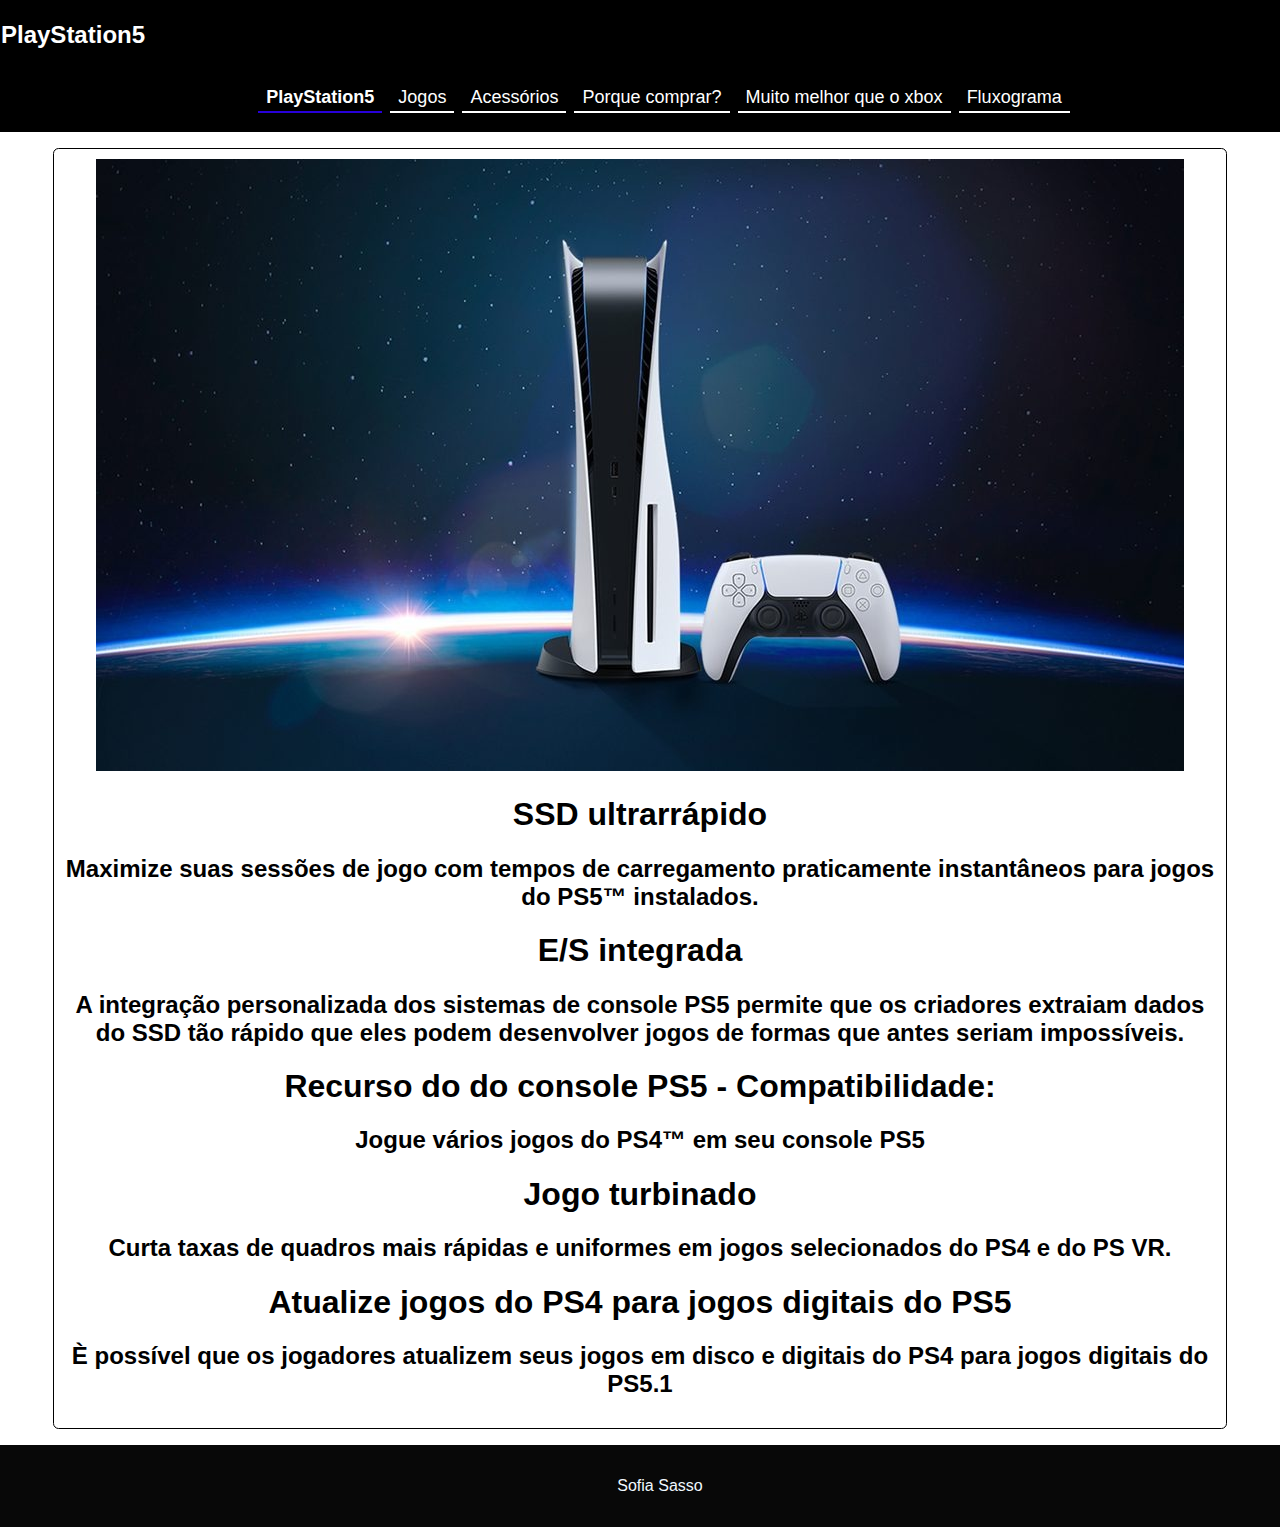
<file: index.html>
<!DOCTYPE html>
<html lang="en">
<head>
    <meta charset="UTF-8">
    <meta http-equiv="X-UA-Compatible" content="IE=edge">
    <meta name="viewport" content="width=device-width, initial-scale=1.0">
    
    <title>PlayStation5</title>
    <link rel="stylesheet" href="index.css">
    <link rel="shortcut icon" href="./ibages/logo.png" type="image/x-icon">
</head>
<body>
    <header>
        <h2>PlayStation5</h2>
    </header>
    <nav>
        <ul>
            <li><a class="active" href="index.html">PlayStation5</a></li>
            <li><a href="Jogos.html">Jogos</a></li>
            <li><a href="acess.html">Acessórios</a></li>
            <li><a href="argumentos.html">Porque comprar?</a></li>
            <li><a href="xbox.html">Muito melhor que o xbox</a></li>
            <li><a href="fluxo.html">Fluxograma</a></li>
        </ul>
    </nav>

    <div class="container">
        <div class="">
            <div class="meiuca">
                <img src="./ibages/2.jpeg" alt="PS5">
            </div>
            <div class="meiuca">
                <p><h1>SSD ultrarrápido</h1></p>
                <p><h2>Maximize suas sessões de jogo com tempos de carregamento praticamente instantâneos para jogos do PS5™ instalados.</h2></p>
                <p><h1>E/S integrada</h1></p>
                <p><h2>A integração personalizada dos sistemas de console PS5 permite que os criadores extraiam dados do SSD tão rápido que eles podem desenvolver jogos de formas que antes seriam impossíveis.</h2></p></h2></p>
                <p><h1>  Recurso do do console PS5 - Compatibilidade: </h1></p>
                <p><h2>Jogue vários jogos do PS4™ em seu console PS5</h2></p>
                <p><h1>Jogo turbinado</h1></p>
                <p><h2>Curta taxas de quadros mais rápidas e uniformes em jogos selecionados do PS4 e do PS VR.</h2></p>
                <p><h1>Atualize jogos do PS4 para jogos digitais do PS5</h1></p>
                <p><h2>È possível que os jogadores atualizem seus jogos em disco e digitais do PS4 para jogos digitais do PS5.1</h2></p>
            </div>
        </div>
        </div>
    <footer>
            <ul>
                <li>Sofia Sasso</li>
                
            </ul>
    </footer>
    </body>
    </html>
</file>
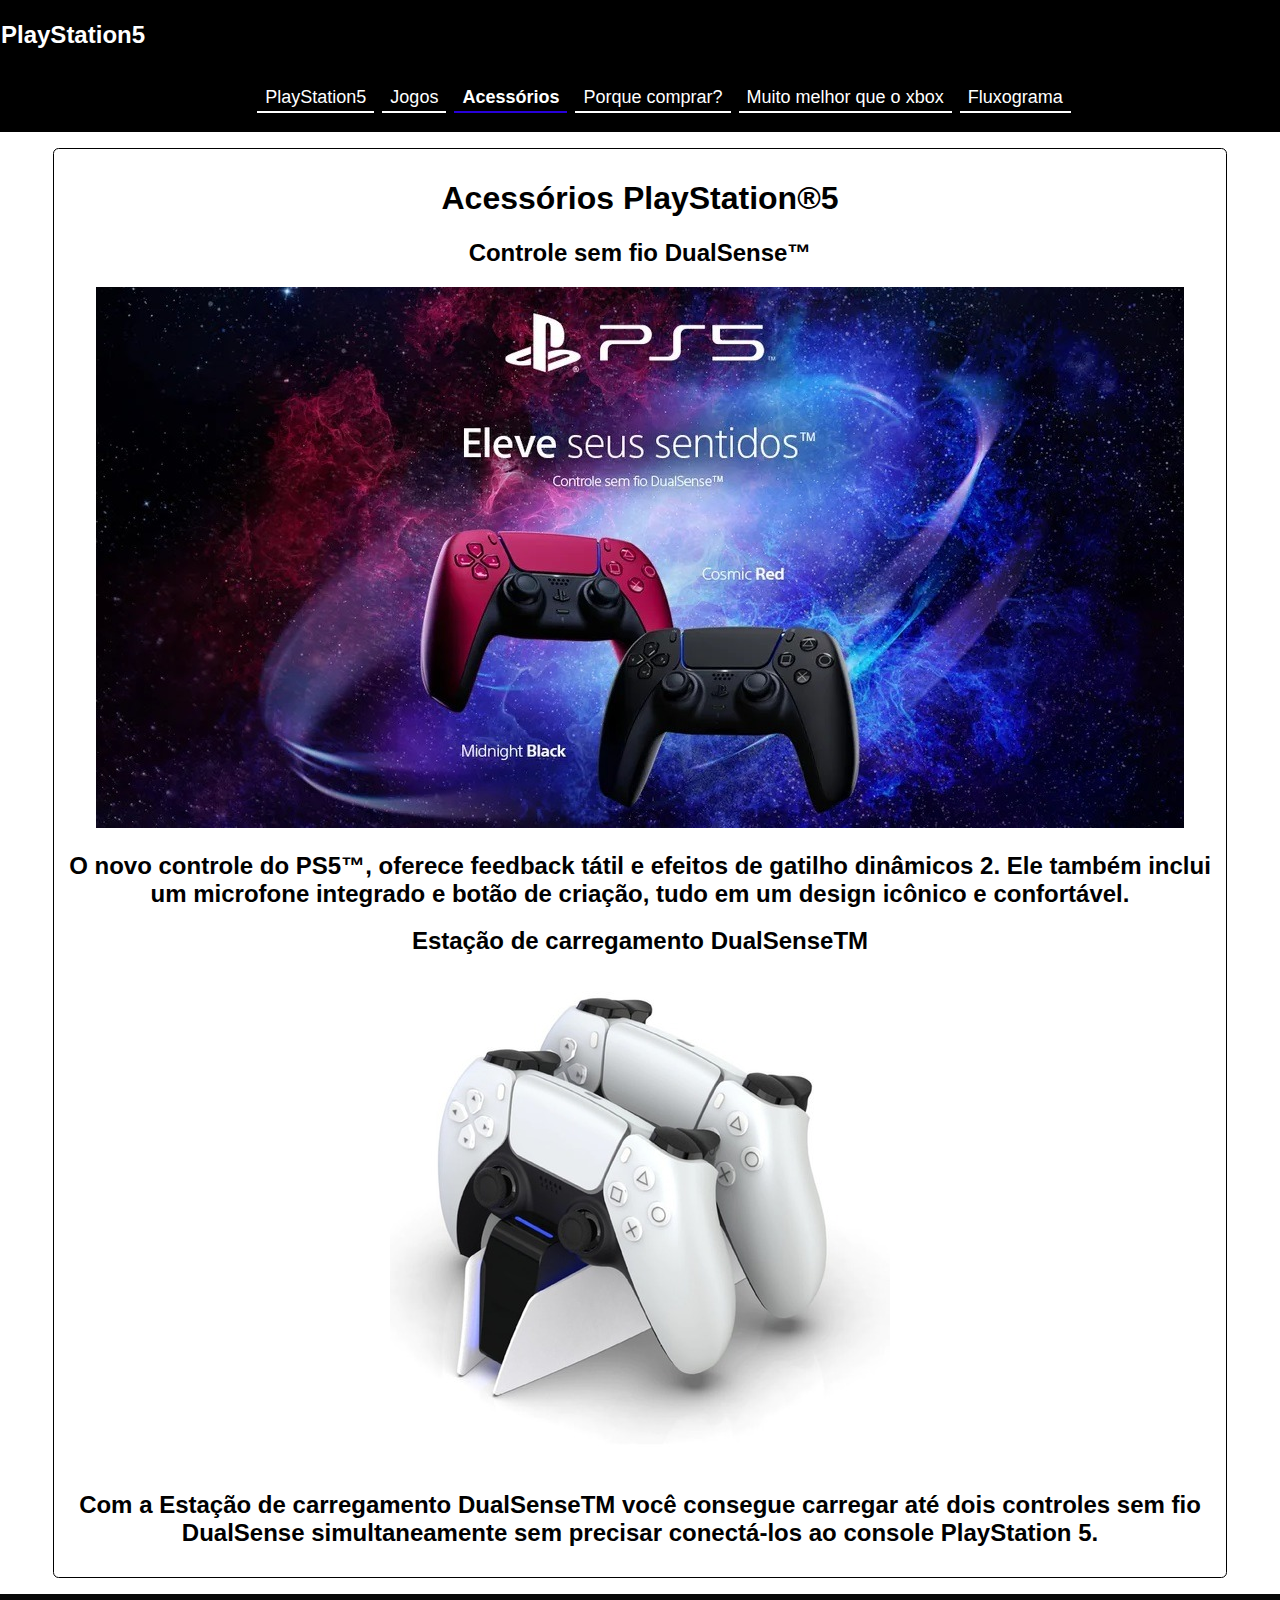
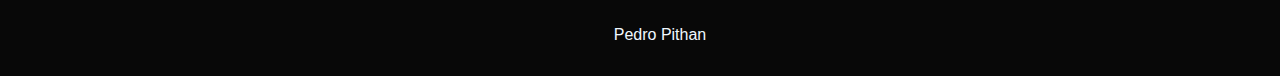
<file: acess.html>
<!DOCTYPE html>
<html lang="en">
<head>
    <meta charset="UTF-8">
    <meta http-equiv="X-UA-Compatible" content="IE=edge">
    <meta name="viewport" content="width=device-width, initial-scale=1.0">
    
    <title>PlayStation5</title>
    <link rel="stylesheet" href="index.css">
    <link rel="shortcut icon" href="./ibages/logo.png" type="image/x-icon">
</head>
<body>
    <header>
        <h2>PlayStation5</h2>
    </header>
    <nav>
        <ul>
            <li><a href="index.html">PlayStation5</a></li>
            <li><a href="Jogos.html">Jogos</a></li>
            <li><a class="active" href="acess.html">Acessórios</a></li>
            <li><a href="argumentos.html">Porque comprar?</a></li>
            <li><a href="xbox.html">Muito melhor que o xbox</a></li>
            <li><a href="fluxo.html">Fluxograma</a></li>
        </ul>
    </nav>
    <div class="container">
    <h1 class="meiuca">Acessórios PlayStation®5</h1>

    <h2 class="meiuca">Controle sem fio DualSense™</h2>
    <div class="meiuca">
        <img src="./ibages/8.jpg" alt="controles">
    </div>
    <h2 class="meiuca">O novo controle do PS5™, oferece feedback tátil e efeitos de gatilho dinâmicos 2. Ele também inclui um microfone integrado e botão de criação, tudo em um design icônico e confortável. </h2>

    <h2 class="meiuca">Estação de carregamento DualSenseTM</h2>
    <div class="meiuca">
        <img src="./ibages/9.jpg" alt="Estação de carregamento DualSenseTM">
    </div>
    <h2 class="meiuca">Com a Estação de carregamento DualSenseTM você consegue carregar até dois controles sem fio DualSense simultaneamente sem precisar conectá-los ao console PlayStation 5.
    </h2>
    
</div>
<footer>
        <ul>
            <li>Pedro Pithan</li>
            
        </ul>
    </footer>
</body>
</html>
</file>
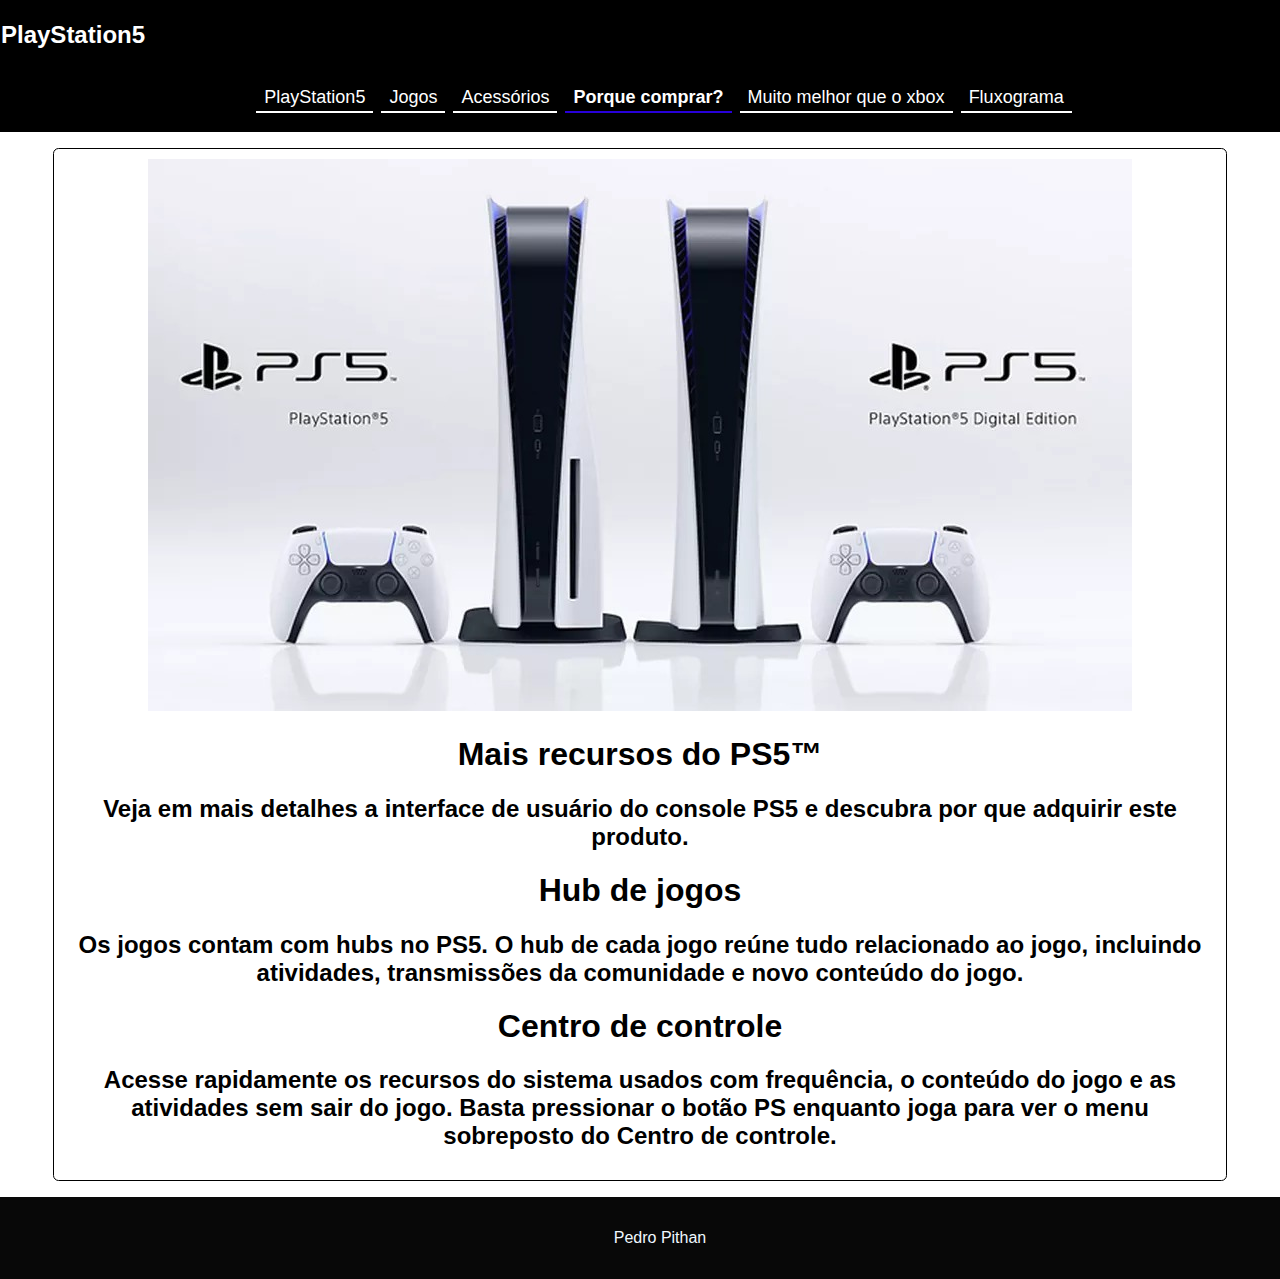
<file: argumentos.html>
<!DOCTYPE html>
<html lang="en">
<head>
    <meta charset="UTF-8">
    <meta http-equiv="X-UA-Compatible" content="IE=edge">
    <meta name="viewport" content="width=device-width, initial-scale=1.0">
    
    <title>PlayStation5</title>
    <link rel="stylesheet" href="index.css">
    <link rel="shortcut icon" href="./ibages/logo.png" type="image/x-icon">
</head>
<body>
    <header>
        <h2>PlayStation5</h2>
    </header>
    <nav>
        <ul>
            <li><a  href="index.html">PlayStation5</a></li>
            <li><a href="Jogos.html">Jogos</a></li>
            <li><a href="acess.html">Acessórios</a></li>
            <li><a class="active" href="argumentos.html">Porque comprar?</a></li>
            <li><a href="xbox.html">Muito melhor que o xbox</a></li>
            <li><a href="fluxo.html">Fluxograma</a></li>
        </ul>
    </nav>
    <div class="container">
        
            <div class="meiuca">
                <img src="./ibages/10.jpg" alt="PS5 logo">
            
            <div>
                <h1 class="meiuca">Mais recursos do PS5™</h1>
                <h2>Veja em mais detalhes a interface de usuário do console PS5 e descubra por que adquirir este produto.</h2>
                <h1>Hub de jogos</h1>
                <h2>Os jogos contam com hubs no PS5. O hub de cada jogo reúne tudo relacionado ao jogo, incluindo atividades, transmissões da comunidade e novo conteúdo do jogo. </h2>
                <h1>Centro de controle</h1>
                <h2>Acesse rapidamente os recursos do sistema usados com frequência, o conteúdo do jogo e as atividades sem sair do jogo. Basta pressionar o botão PS enquanto joga para ver o menu sobreposto do Centro de controle.
                </h2>
            </div>
            </div>
            </div>
                <footer>
                    <ul>
                        <li>Pedro Pithan</li>
                        
                    </ul>
                </footer>
</body>
</html>
</file>
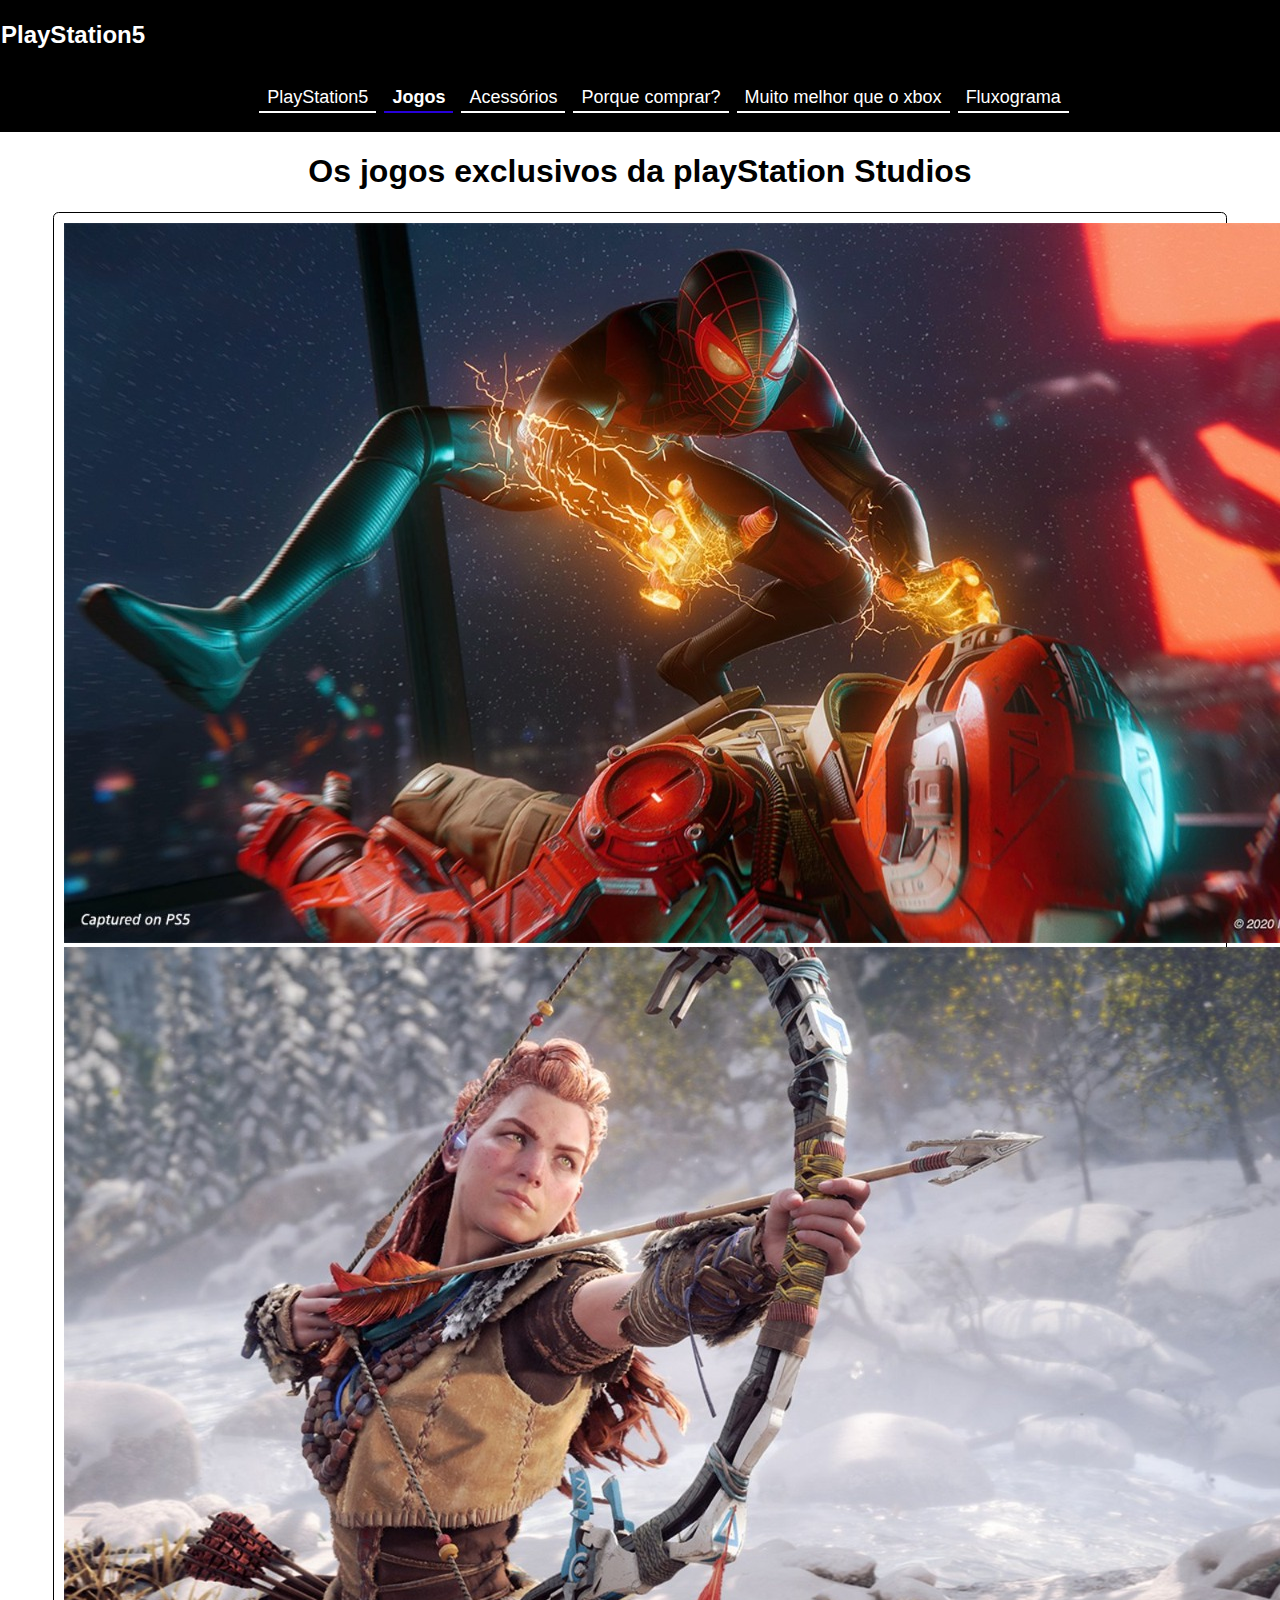
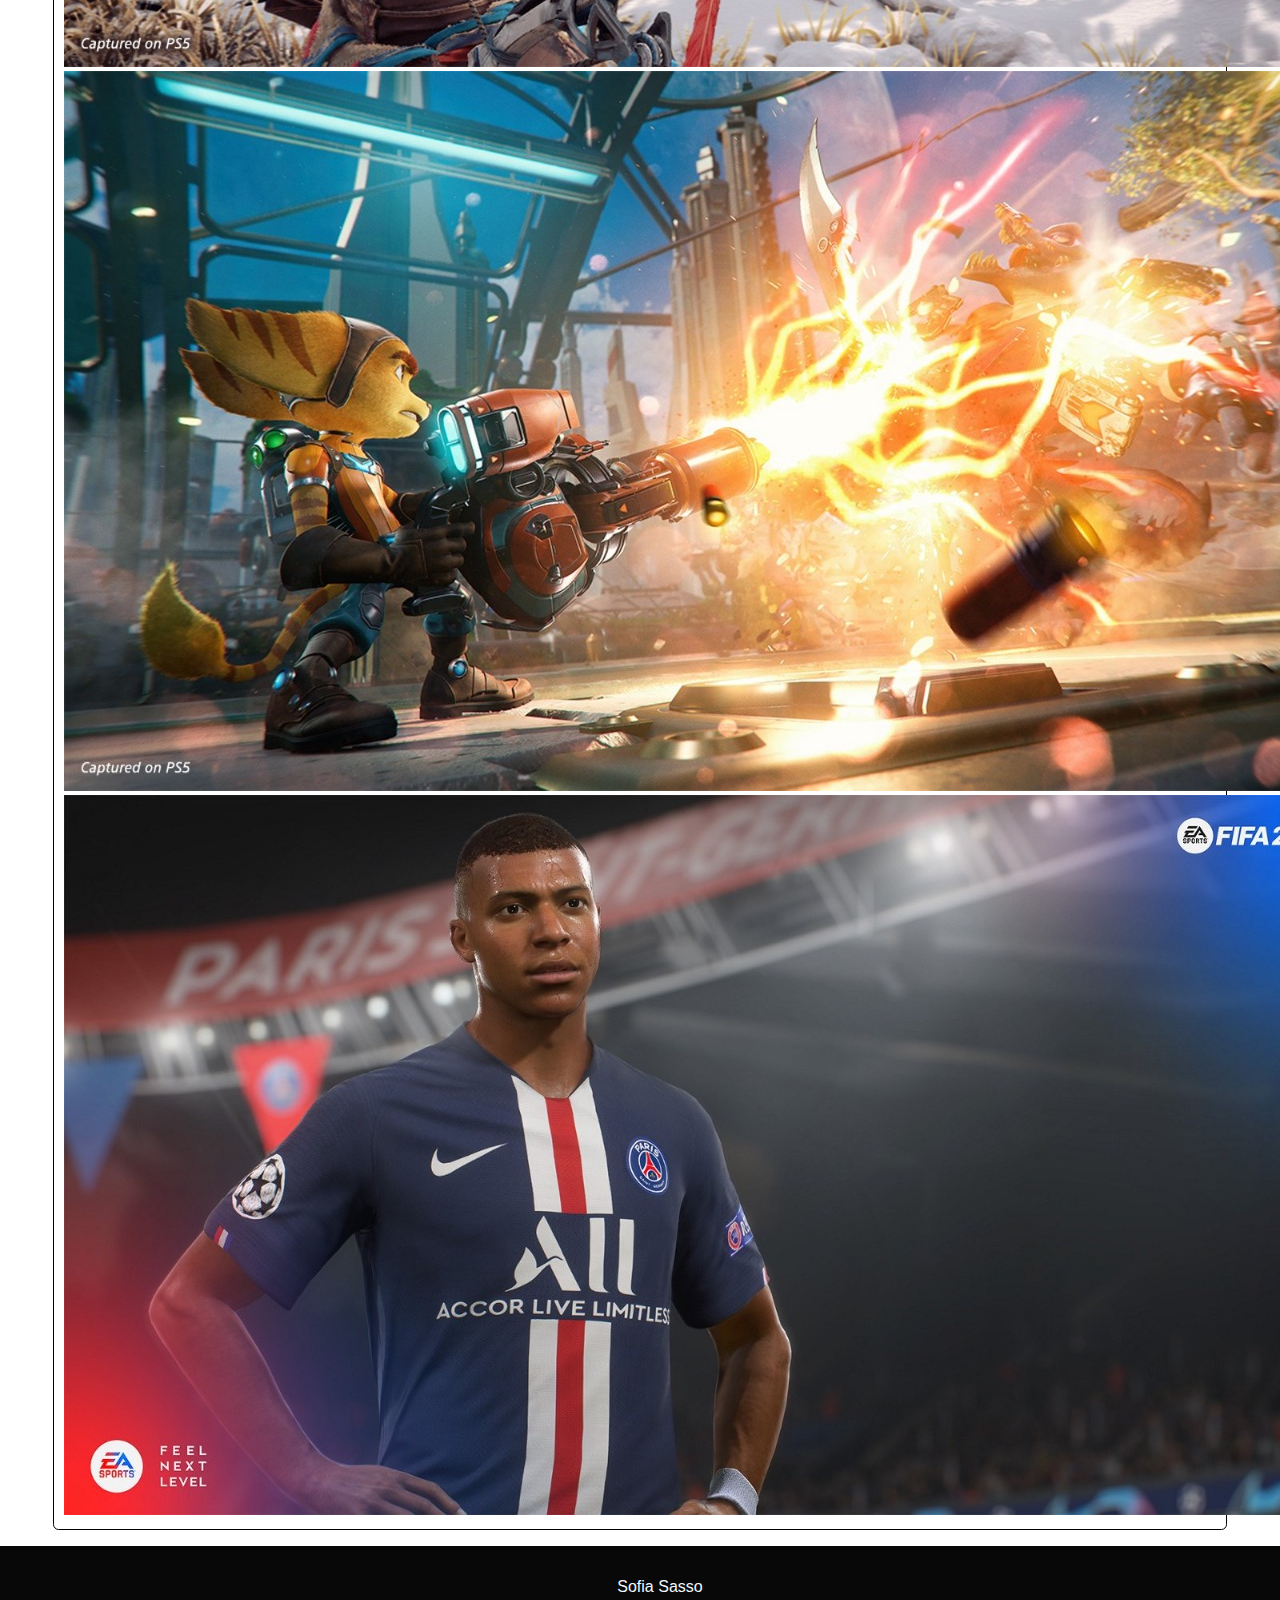
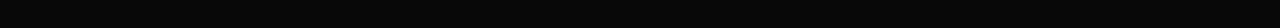
<file: Jogos.html>
<!DOCTYPE html>
<html lang="en">
<head>
    <meta charset="UTF-8">
    <meta http-equiv="X-UA-Compatible" content="IE=edge">
    <meta name="viewport" content="width=device-width, initial-scale=1.0">
    
    <title>PlayStation5</title>
    <link rel="stylesheet" href="index.css">
    <link rel="shortcut icon" href="./ibages/logo.png" type="image/x-icon">
</head>
<body>
    <header>
        <h2>PlayStation5</h2>
    </header>
    <nav>
        <ul>
            <li><a  href="index.html">PlayStation5</a></li>
            <li><a class="active" href="Jogos.html">Jogos</a></li>
            <li><a href="acess.html">Acessórios</a></li>
            <li><a href="argumentos.html">Porque comprar?</a></li>
            <li><a href="xbox.html">Muito melhor que o xbox</a></li>
            <li><a href="fluxo.html">Fluxograma</a></li>
        </ul>
    </nav>
    <div class="meiuca">
        <h1>Os jogos exclusivos da playStation Studios</h1>
    </div>
    <div class="container">
            <div class="meiuca">
                <img src="./ibages/4.jpg" alt="miranha">
            </div>
            <div class="meiuca">
                <img src="./ibages/5.jpg" alt="mina do arco">
            </div>
            <div class="meiuca">
                <img src="./ibages/6.jpg" alt="raposa foda">
            </div>
            <div class="meiuca">
                <img src="./ibages/7.jpg" alt="messi">
            </div>
            </div>
            <footer>
                <ul>
                    <li>Sofia Sasso</li>
                    
                </ul>
            </footer>
        </body>
        </html>
</file>
<file: index.css>
body{
    margin: 0;
    font-family: Arial;
    
}

.titulo{
    color: #2800da;
    margin-left: 25px
}

.paragrafo{
    margin-left: 20px;
    
}

header{
    background-color: rgb(0, 0, 0);
    color: #ffffff;
    padding: 1px;
}

nav{
    background-color: rgb(0, 0, 0);
    color: #000000;
    padding: 1px;
    padding-bottom: 8px;
    margin-bottom: 16px;
}

nav ul{
    list-style: none;
    display: flex;
    justify-content: center;   
    background-color: #000000; 
}

nav li > a{
    text-decoration: none;
    padding-bottom: 4px;
    padding-left: 8px;
    padding-right: 8px;
    margin-left: 8px;
    color: #ffffff;
    border-bottom: 2px solid #ffffff;
    font-size: large;
    background-color: #000000;
    
}



.active{
    font-weight: bold;
    border-bottom: 2px solid #2800da;
    transition: 1s;
    
}

.meiuca{
    
    text-align: center;
}

.video{
    margin-left: 150px;
}


nav li > a:hover{
    color: #2800da;
    border-bottom: 2px solid #2800da;
    transition: 1s;
}
.container{
    border: 1px solid rgb(0, 0, 0);
    border-radius: 0.35em;
    margin: auto;
    margin-bottom: 16px;
    width: 90%;
    padding: 10px;
}

.row{
    display: flex;
    justify-content: center;
   
}

.row-color-aliceblue{
    background-color: #49494918;
}

.col{
    height: 500px;
    padding: 24px;
    width: 50%;
    display: flex;
    align-items: center;
    justify-content: center;
}

.col img{
    width: 350px;
    border-radius: 0.85em;
}

footer{
    background-color: #080808;
    color: aliceblue;
    padding: 8px;
    display: flex;
    justify-content: center;
}

footer ul{
    list-style: none;
}

footer li{
    margin: 8px;
}

form{
    width: 100%;
}

.row-input{
    padding: 16px;
    text-align: center;
}

input{
    width: 70%;
    border-radius: 0.45em;
    padding: 8px;
    text-align: center;
    border:1px solid #2800da;
    background-color: #fcfcfc;
    
}

button{
    width: 72%;
    border-radius: 0.45em;
    padding: 8px;
    background-color: #2800da;
    outline: none;
    color: #fff;

}

.h3-title{
    color: #214772;
}
@media screen and (max-width: 800px) {
    .container{
        width: 97%;
    }
    .row{
        display: block;
    }

    .col{
        width: 94%;
    }

    nav ul{
        display: block;
    }
    nav li{
        
        margin-bottom: 16px;
    }
}
</file>
